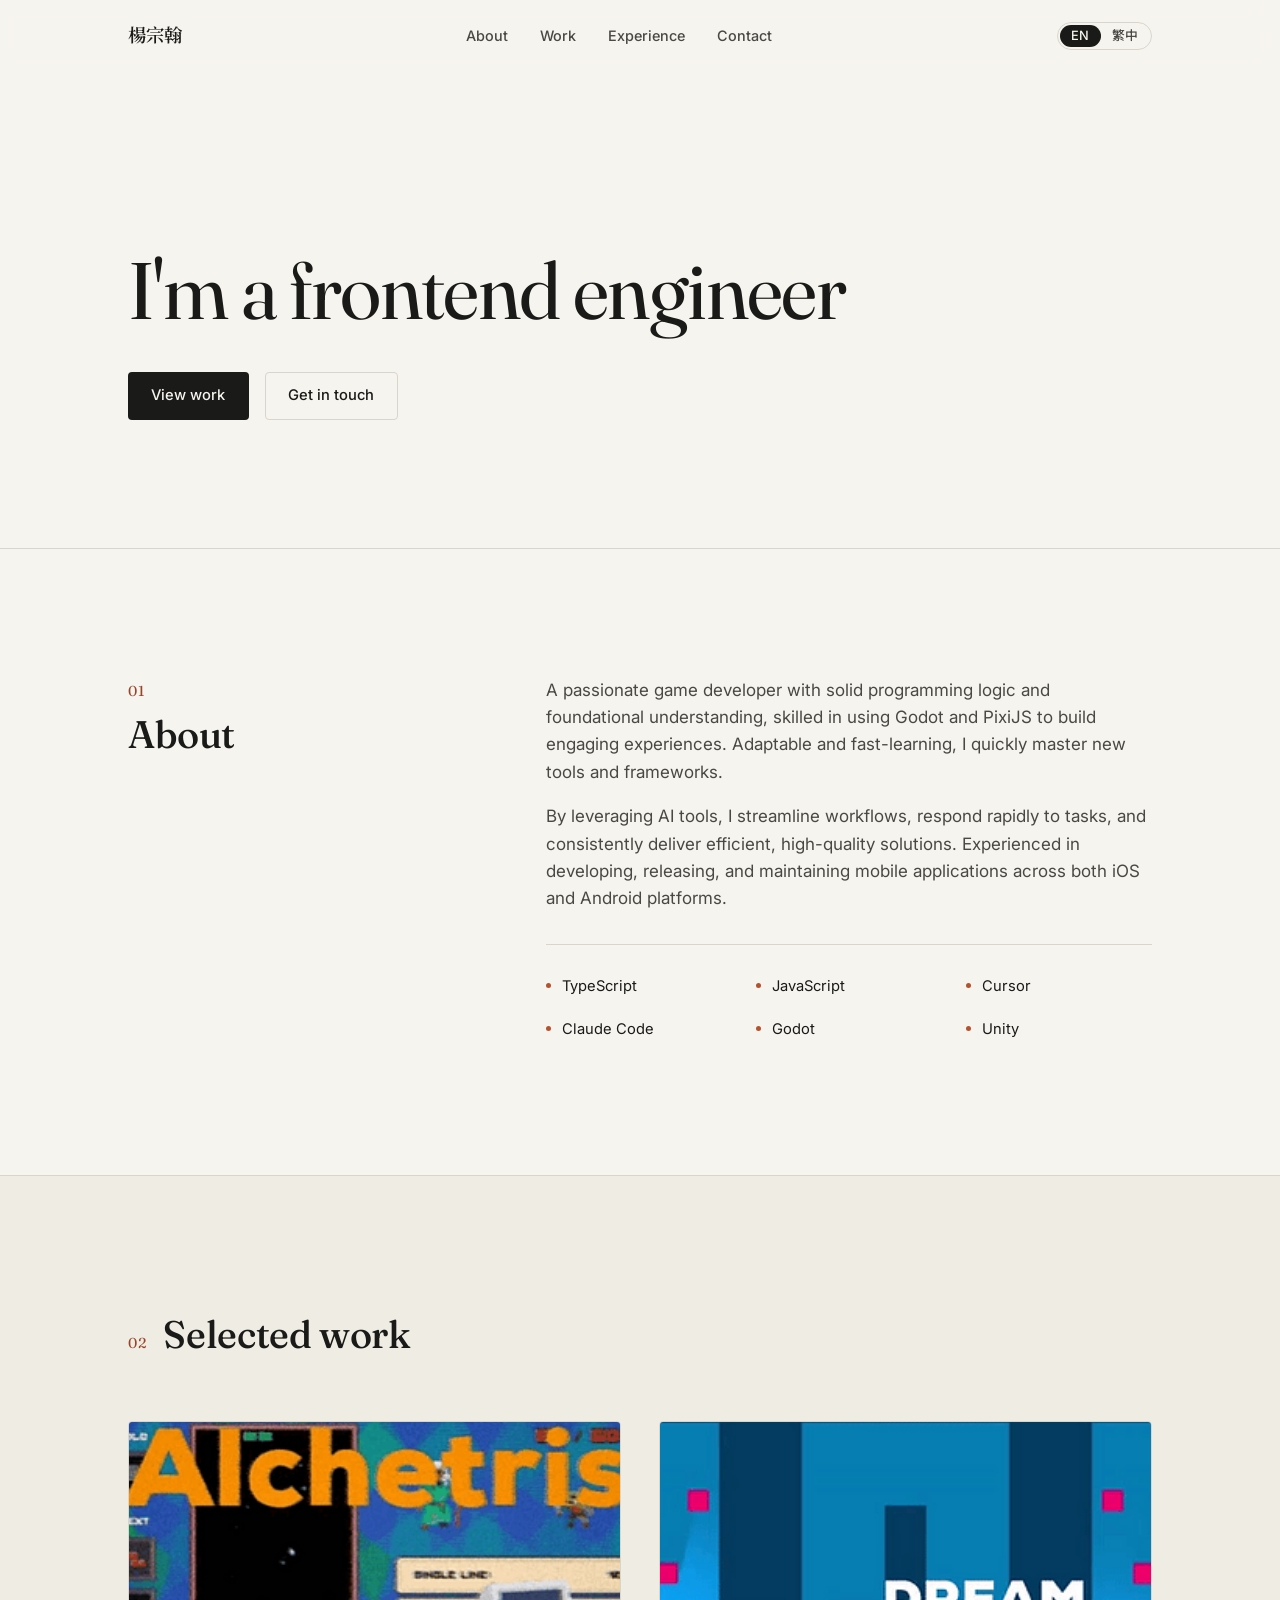
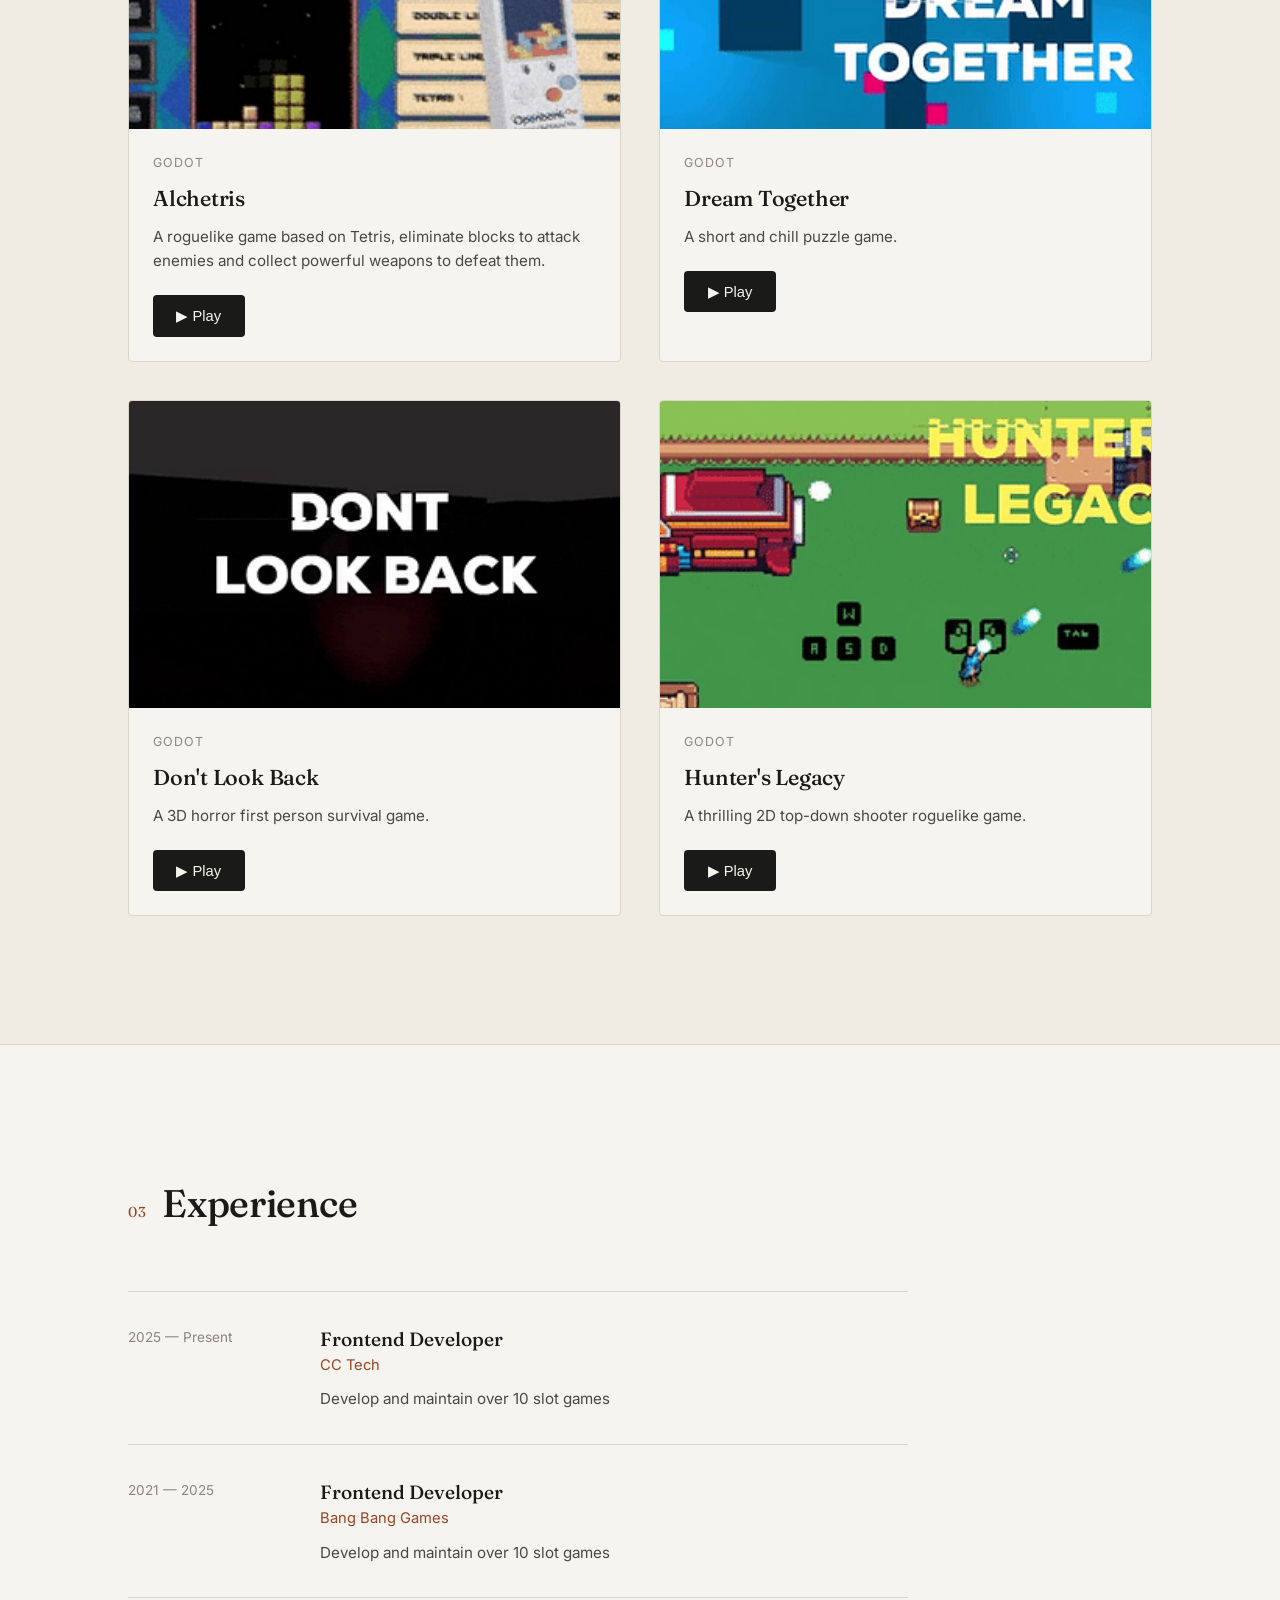
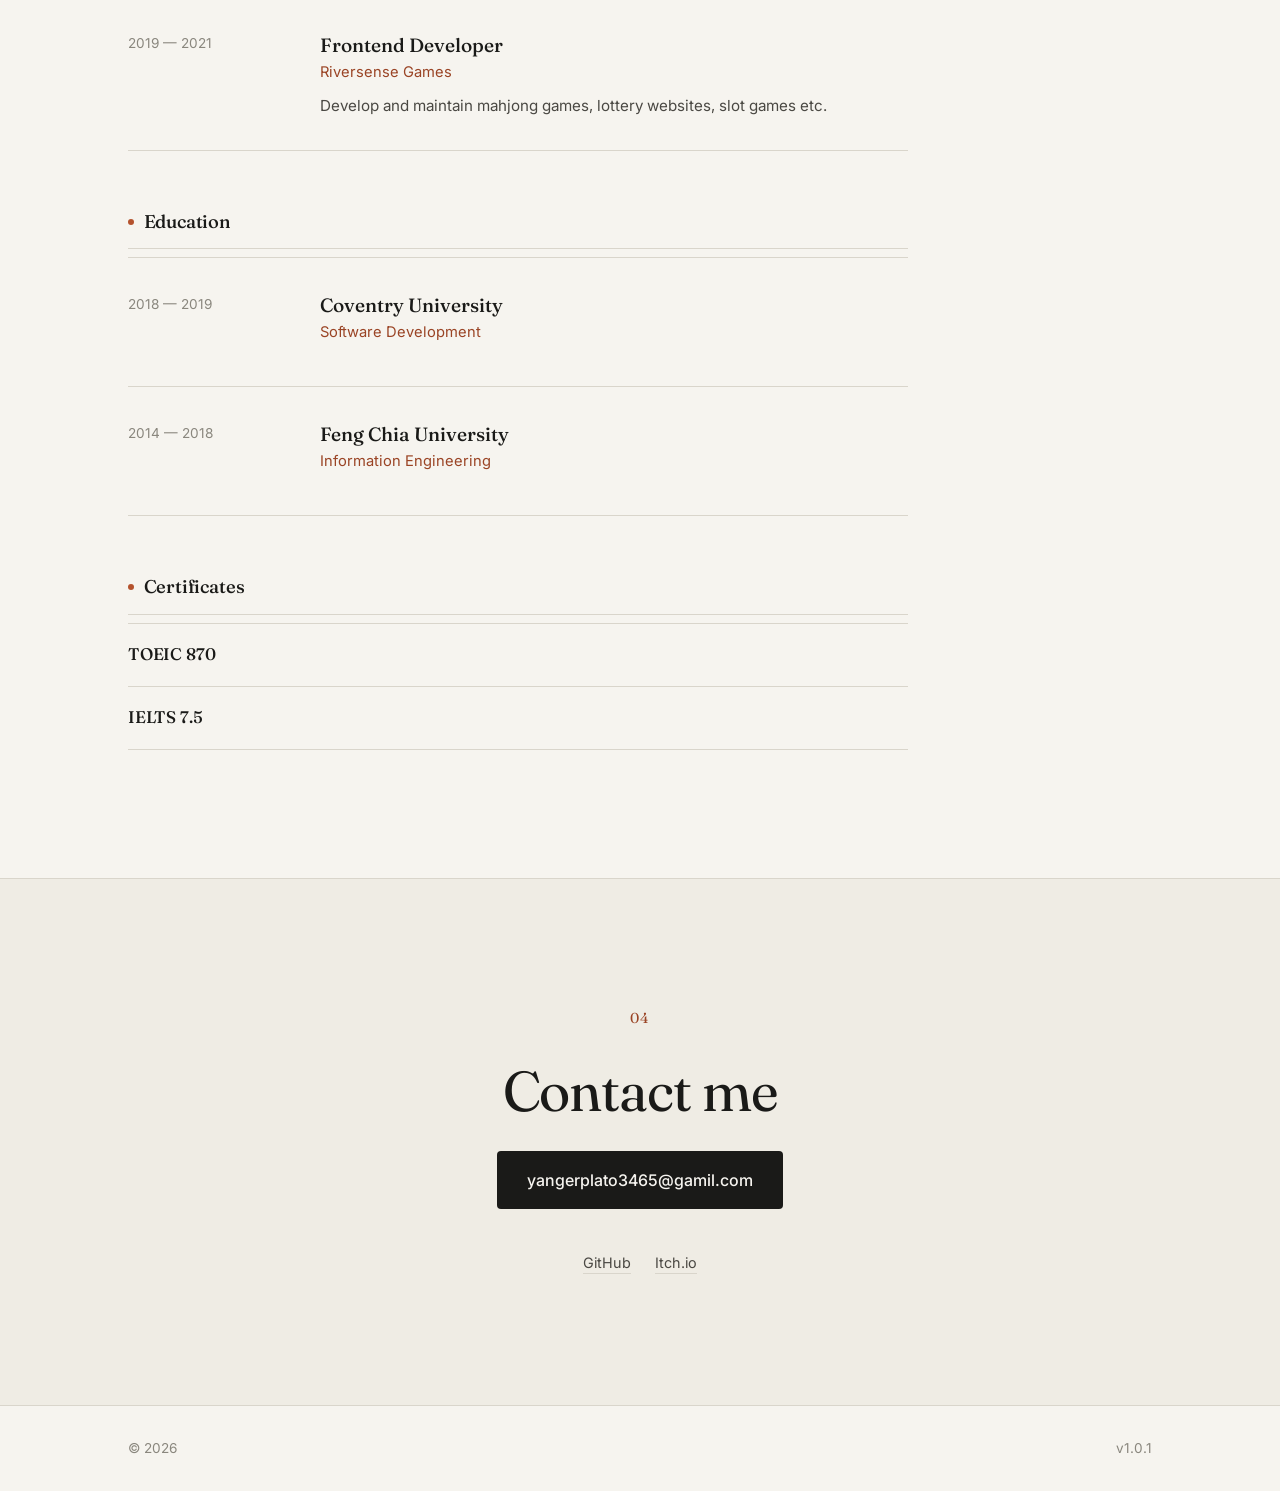
<file: index.html>
<!DOCTYPE html>
<html lang="en">
<head>
  <meta charset="UTF-8" />
  <meta name="viewport" content="width=device-width, initial-scale=1.0" />
  <meta name="description" content="Personal portfolio — Patrick Yang" />
  <!-- Enables cross-origin isolation (SharedArrayBuffer) for threaded Godot builds.
       Must load first. See games/README.md. -->
  <script src="coi-serviceworker.js"></script>
  <title data-i18n="meta.title">Patrick Yang — Portfolio</title>
  <!-- crossorigin so the font stylesheet loads under cross-origin isolation. -->
  <link rel="preconnect" href="https://fonts.googleapis.com" crossorigin />
  <link rel="preconnect" href="https://fonts.gstatic.com" crossorigin />
  <link
    href="https://fonts.googleapis.com/css2?family=Fraunces:opsz,wght@9..144,400;9..144,500;9..144,600&family=Inter:wght@400;450;500;600&family=Noto+Serif+TC:wght@400;500;600&family=Noto+Sans+TC:wght@400;500&display=swap"
    rel="stylesheet"
    crossorigin
  />
  <link rel="stylesheet" href="styles.css" />
</head>
<body>
  <!-- Skip link for accessibility -->
  <a class="skip-link" href="#main" data-i18n="a11y.skip">Skip to content</a>

  <!-- ============ HEADER / NAV ============ -->
  <header class="site-header">
    <div class="container header__inner">
      <a href="#" class="brand">楊宗翰</a>

      <nav class="nav" aria-label="Primary">
        <a href="#about" data-i18n="nav.about">About</a>
        <a href="#work" data-i18n="nav.work">Work</a>
        <a href="#experience" data-i18n="nav.experience">Experience</a>
        <a href="#contact" data-i18n="nav.contact">Contact</a>
      </nav>

      <div class="header__actions">
        <div class="lang-switch" role="group" aria-label="Language">
          <button class="lang-switch__btn" data-lang="en" type="button">EN</button>
          <button class="lang-switch__btn" data-lang="zh-Hant" type="button">繁中</button>
        </div>
        <button class="nav-toggle" aria-label="Toggle menu" aria-expanded="false">
          <span></span><span></span>
        </button>
      </div>
    </div>
  </header>

  <main id="main">
    <!-- ============ HERO ============ -->
    <section class="hero">
      <div class="container">
        <h1 class="hero__title reveal" data-i18n="hero.title">
          Placeholder headline that says what you do
        </h1>
        <p class="hero__lead reveal" data-i18n="hero.lead">
          Lorem ipsum dolor sit amet, consectetur adipiscing elit. A short
          two-line introduction goes here — who you are, what you build, and the
          kind of work you want more of.
        </p>
        <div class="hero__actions reveal">
          <a href="#work" class="btn btn--primary" data-i18n="hero.viewWork">View work</a>
          <a href="#contact" class="btn btn--ghost" data-i18n="hero.getInTouch">Get in touch</a>
        </div>
      </div>
    </section>

    <!-- ============ ABOUT ============ -->
    <section id="about" class="section">
      <div class="container grid-2">
        <div class="section__head">
          <span class="section__num">01</span>
          <h2 class="section__title" data-i18n="about.title">About</h2>
        </div>
        <div class="prose reveal">
          <p data-i18n="about.p1">
            Placeholder paragraph. Lorem ipsum dolor sit amet, consectetur
            adipiscing elit, sed do eiusmod tempor incididunt ut labore et
            dolore magna aliqua. Ut enim ad minim veniam.
          </p>
          <p data-i18n="about.p2">
            A second paragraph for a bit more depth — background, focus areas,
            or a sentence of personality. Quis nostrud exercitation ullamco
            laboris nisi ut aliquip ex ea commodo consequat.
          </p>
          <ul class="skill-list">
            <li data-i18n="skill.1">Skill / tool one</li>
            <li data-i18n="skill.2">Skill / tool two</li>
            <li data-i18n="skill.3">Skill / tool three</li>
            <li data-i18n="skill.4">Skill / tool four</li>
            <li data-i18n="skill.5">Skill / tool five</li>
            <li data-i18n="skill.6">Skill / tool six</li>
          </ul>
        </div>
      </div>
    </section>

    <!-- ============ WORK ============ -->
    <section id="work" class="section section--alt">
      <div class="container">
        <div class="section__head section__head--row">
          <span class="section__num">02</span>
          <h2 class="section__title" data-i18n="work.title">Selected work</h2>
        </div>

        <!-- Cards are rendered by script.js from the `games` array. -->
        <div class="work-grid" id="work-grid"></div>

        <!-- Empty-state, shown until at least one game is added to the config. -->
        <p class="work-empty" id="work-empty" hidden data-i18n="work.empty">
          Games coming soon.
        </p>
      </div>
    </section>

    <!-- ============ EXPERIENCE ============ -->
    <section id="experience" class="section">
      <div class="container">
        <div class="section__head section__head--row">
          <span class="section__num">03</span>
          <h2 class="section__title" data-i18n="exp.title">Experience</h2>
        </div>

        <ol class="timeline">
          <li class="timeline__item reveal">
            <div class="timeline__period" data-i18n="exp.period1">2023 — Present</div>
            <div class="timeline__body">
              <h3 class="timeline__role" data-i18n="exp.role1">Role / Title</h3>
              <p class="timeline__org" data-i18n="exp.org1">Company or organization</p>
              <p class="timeline__desc" data-i18n="exp.desc1">
                Placeholder line about responsibilities and impact. Lorem ipsum
                dolor sit amet, consectetur adipiscing elit.
              </p>
            </div>
          </li>
          <li class="timeline__item reveal">
            <div class="timeline__period" data-i18n="exp.period2">2021 — 2023</div>
            <div class="timeline__body">
              <h3 class="timeline__role" data-i18n="exp.role2">Role / Title</h3>
              <p class="timeline__org" data-i18n="exp.org2">Company or organization</p>
              <p class="timeline__desc" data-i18n="exp.desc2">
                Placeholder line about responsibilities and impact. Lorem ipsum
                dolor sit amet, consectetur adipiscing elit.
              </p>
            </div>
          </li>
          <li class="timeline__item reveal">
            <div class="timeline__period" data-i18n="exp.period3">2019 — 2021</div>
            <div class="timeline__body">
              <h3 class="timeline__role" data-i18n="exp.role3">Role / Title</h3>
              <p class="timeline__org" data-i18n="exp.org3">Company or organization</p>
              <p class="timeline__desc" data-i18n="exp.desc3">
                Placeholder line about responsibilities and impact. Lorem ipsum
                dolor sit amet, consectetur adipiscing elit.
              </p>
            </div>
          </li>
        </ol>

        <!-- ---- Education ---- -->
        <div class="subsection">
          <h3 class="subsection__title" data-i18n="edu.title">Education</h3>
          <ol class="timeline">
            <li class="timeline__item reveal">
              <div class="timeline__period" data-i18n="edu.period1">[Year — Year]</div>
              <div class="timeline__body">
                <h4 class="timeline__role" data-i18n="edu.school1">[School / University]</h4>
                <p class="timeline__org" data-i18n="edu.degree1">[Degree · Major]</p>
              </div>
            </li>
            <li class="timeline__item reveal">
              <div class="timeline__period" data-i18n="edu.period2">[Year — Year]</div>
              <div class="timeline__body">
                <h4 class="timeline__role" data-i18n="edu.school2">[School / University]</h4>
                <p class="timeline__org" data-i18n="edu.degree2">[Degree · Major]</p>
              </div>
            </li>
          </ol>
        </div>

        <!-- ---- Certificates ---- -->
        <div class="subsection">
          <h3 class="subsection__title" data-i18n="cert.title">Certificates</h3>
          <ul class="cert-list">
            <li class="cert-item reveal">
              <h4 class="cert-item__name" data-i18n="cert.name1">[Certificate name]</h4>
            </li>
            <li class="cert-item reveal">
              <h4 class="cert-item__name" data-i18n="cert.name2">[Certificate name]</h4>
            </li>
          </ul>
        </div>
      </div>
    </section>

    <!-- ============ CONTACT ============ -->
    <section id="contact" class="section section--alt">
      <div class="container contact">
        <span class="section__num">04</span>
        <h2 class="contact__title" data-i18n="contact.title">Let's work together</h2>
        <a href="mailto:yangerplato3465@gamil.com" class="btn btn--primary btn--lg"
          >yangerplato3465@gamil.com</a
        >
        <ul class="social">
          <li><a href="https://github.com/yangerplato3465?tab=repositories">GitHub</a></li>
          <li><a href="https://chowdog.itch.io/">Itch.io</a></li>
        </ul>
      </div>
    </section>
  </main>

  <!-- ============ GAME MODAL ============ -->
  <div
    class="game-modal"
    id="game-modal"
    role="dialog"
    aria-modal="true"
    aria-labelledby="game-modal-title"
    aria-hidden="true"
    hidden
  >
    <div class="game-modal__backdrop" data-close></div>
    <div class="game-modal__frame">
      <header class="game-modal__bar">
        <h3 class="game-modal__title" id="game-modal-title"></h3>
        <div class="game-modal__actions">
          <button
            class="game-modal__btn"
            id="game-fullscreen"
            type="button"
            data-i18n-title="modal.fullscreen"
            title="Fullscreen"
            aria-label="Fullscreen"
          >
            <svg width="18" height="18" viewBox="0 0 24 24" fill="none" aria-hidden="true">
              <path d="M4 9V4h5M20 9V4h-5M4 15v5h5M20 15v5h-5" stroke="currentColor" stroke-width="2" stroke-linecap="round" stroke-linejoin="round"/>
            </svg>
          </button>
          <button
            class="game-modal__btn"
            id="game-close"
            type="button"
            data-close
            data-i18n-title="modal.close"
            title="Close"
            aria-label="Close"
          >
            <svg width="18" height="18" viewBox="0 0 24 24" fill="none" aria-hidden="true">
              <path d="M6 6l12 12M18 6L6 18" stroke="currentColor" stroke-width="2" stroke-linecap="round"/>
            </svg>
          </button>
        </div>
      </header>
      <div class="game-modal__stage">
        <iframe
          class="game-modal__iframe"
          id="game-iframe"
          title="Game"
          allow="autoplay; fullscreen; gamepad; cross-origin-isolated; accelerometer; gyroscope"
        ></iframe>
      </div>
    </div>
  </div>

  <!-- ============ FOOTER ============ -->
  <footer class="site-footer">
    <div class="container footer__inner">
      <span>© <span id="year"></span></span>
      <span class="footer__version" id="app-version">v1.0.1</span>
    </div>
  </footer>

  <script src="config.js"></script>
  <script src="script.js"></script>
</body>
</html>
</file>
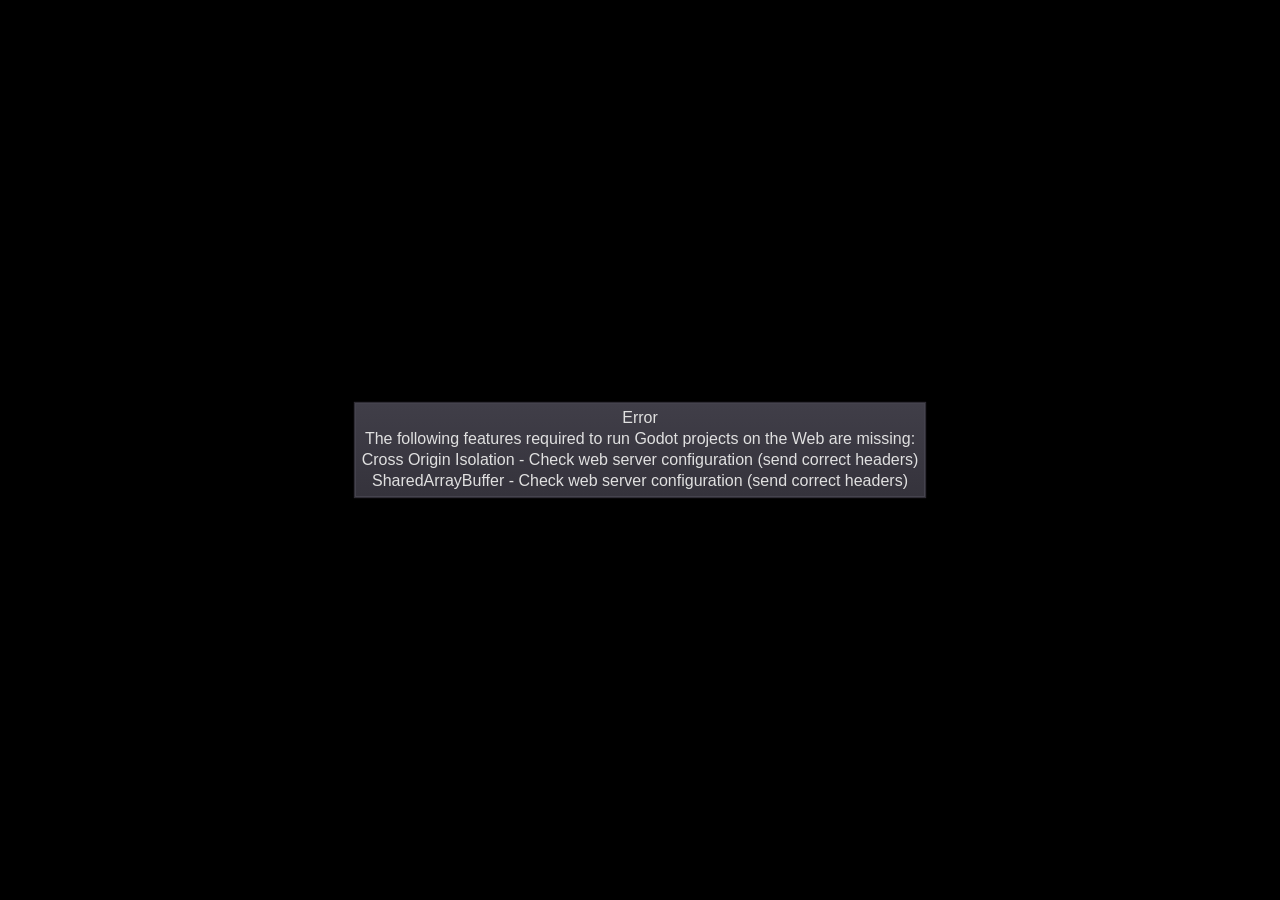
<file: games/Alchetris/index.html>
<!DOCTYPE html>
<html lang="en">
	<head>
		<meta charset="utf-8">
		<meta name="viewport" content="width=device-width, user-scalable=no">
		<title>Tetris</title>
		<style>
body {
	touch-action: none;
	margin: 0;
	border: 0 none;
	padding: 0;
	text-align: center;
	background-color: black;
}

#canvas {
	display: block;
	margin: 0;
	color: white;
}

#canvas:focus {
	outline: none;
}

.godot {
	font-family: 'Noto Sans', 'Droid Sans', Arial, sans-serif;
	color: #e0e0e0;
	background-color: #3b3943;
	background-image: linear-gradient(to bottom, #403e48, #35333c);
	border: 1px solid #45434e;
	box-shadow: 0 0 1px 1px #2f2d35;
}

/* Status display */

#status {
	position: absolute;
	left: 0;
	top: 0;
	right: 0;
	bottom: 0;
	display: flex;
	justify-content: center;
	align-items: center;
	/* don't consume click events - make children visible explicitly */
	visibility: hidden;
}

#status-progress {
	width: 366px;
	height: 7px;
	background-color: #38363A;
	border: 1px solid #444246;
	padding: 1px;
	box-shadow: 0 0 2px 1px #1B1C22;
	border-radius: 2px;
	visibility: visible;
}

@media only screen and (orientation:portrait) {
	#status-progress {
		width: 61.8%;
	}
}

#status-progress-inner {
	height: 100%;
	width: 0;
	box-sizing: border-box;
	transition: width 0.5s linear;
	background-color: #202020;
	border: 1px solid #222223;
	box-shadow: 0 0 1px 1px #27282E;
	border-radius: 3px;
}

#status-indeterminate {
	height: 42px;
	visibility: visible;
	position: relative;
}

#status-indeterminate > div {
	width: 4.5px;
	height: 0;
	border-style: solid;
	border-width: 9px 3px 0 3px;
	border-color: #2b2b2b transparent transparent transparent;
	transform-origin: center 21px;
	position: absolute;
}

#status-indeterminate > div:nth-child(1) { transform: rotate( 22.5deg); }
#status-indeterminate > div:nth-child(2) { transform: rotate( 67.5deg); }
#status-indeterminate > div:nth-child(3) { transform: rotate(112.5deg); }
#status-indeterminate > div:nth-child(4) { transform: rotate(157.5deg); }
#status-indeterminate > div:nth-child(5) { transform: rotate(202.5deg); }
#status-indeterminate > div:nth-child(6) { transform: rotate(247.5deg); }
#status-indeterminate > div:nth-child(7) { transform: rotate(292.5deg); }
#status-indeterminate > div:nth-child(8) { transform: rotate(337.5deg); }

#status-notice {
	margin: 0 100px;
	line-height: 1.3;
	visibility: visible;
	padding: 4px 6px;
	visibility: visible;
}
		</style>
		<link id='-gd-engine-icon' rel='icon' type='image/png' href='index.icon.png' />
<link rel='apple-touch-icon' href='index.apple-touch-icon.png'/>

	</head>
	<body>
		<canvas id="canvas">
			HTML5 canvas appears to be unsupported in the current browser.<br >
			Please try updating or use a different browser.
		</canvas>
		<div id="status">
			<div id="status-progress" style="display: none;" oncontextmenu="event.preventDefault();">
				<div id ="status-progress-inner"></div>
			</div>
			<div id="status-indeterminate" style="display: none;" oncontextmenu="event.preventDefault();">
				<div></div>
				<div></div>
				<div></div>
				<div></div>
				<div></div>
				<div></div>
				<div></div>
				<div></div>
			</div>
			<div id="status-notice" class="godot" style="display: none;"></div>
		</div>

		<script src="index.js"></script>
		<script>
const GODOT_CONFIG = {"args":[],"canvasResizePolicy":2,"executable":"index","experimentalVK":false,"fileSizes":{"index.pck":6285008,"index.wasm":48954223},"focusCanvas":true,"gdextensionLibs":[]};
const engine = new Engine(GODOT_CONFIG);

(function () {
	const INDETERMINATE_STATUS_STEP_MS = 100;
	const statusProgress = document.getElementById('status-progress');
	const statusProgressInner = document.getElementById('status-progress-inner');
	const statusIndeterminate = document.getElementById('status-indeterminate');
	const statusNotice = document.getElementById('status-notice');

	let initializing = true;
	let statusMode = 'hidden';

	let animationCallbacks = [];
	function animate(time) {
		animationCallbacks.forEach((callback) => callback(time));
		requestAnimationFrame(animate);
	}
	requestAnimationFrame(animate);

	function animateStatusIndeterminate(ms) {
		const i = Math.floor((ms / INDETERMINATE_STATUS_STEP_MS) % 8);
		if (statusIndeterminate.children[i].style.borderTopColor === '') {
			Array.prototype.slice.call(statusIndeterminate.children).forEach((child) => {
				child.style.borderTopColor = '';
			});
			statusIndeterminate.children[i].style.borderTopColor = '#dfdfdf';
		}
	}

	function setStatusMode(mode) {
		if (statusMode === mode || !initializing) {
			return;
		}
		[statusProgress, statusIndeterminate, statusNotice].forEach((elem) => {
			elem.style.display = 'none';
		});
		animationCallbacks = animationCallbacks.filter(function (value) {
			return (value !== animateStatusIndeterminate);
		});
		switch (mode) {
		case 'progress':
			statusProgress.style.display = 'block';
			break;
		case 'indeterminate':
			statusIndeterminate.style.display = 'block';
			animationCallbacks.push(animateStatusIndeterminate);
			break;
		case 'notice':
			statusNotice.style.display = 'block';
			break;
		case 'hidden':
			break;
		default:
			throw new Error('Invalid status mode');
		}
		statusMode = mode;
	}

	function setStatusNotice(text) {
		while (statusNotice.lastChild) {
			statusNotice.removeChild(statusNotice.lastChild);
		}
		const lines = text.split('\n');
		lines.forEach((line) => {
			statusNotice.appendChild(document.createTextNode(line));
			statusNotice.appendChild(document.createElement('br'));
		});
	}

	function displayFailureNotice(err) {
		const msg = err.message || err;
		console.error(msg);
		setStatusNotice(msg);
		setStatusMode('notice');
		initializing = false;
	}

	const missing = Engine.getMissingFeatures();
	if (missing.length !== 0) {
		const missingMsg = 'Error\nThe following features required to run Godot projects on the Web are missing:\n';
		displayFailureNotice(missingMsg + missing.join('\n'));
	} else {
		setStatusMode('indeterminate');
		engine.startGame({
			'onProgress': function (current, total) {
				if (total > 0) {
					statusProgressInner.style.width = `${(current / total) * 100}%`;
					setStatusMode('progress');
					if (current === total) {
						// wait for progress bar animation
						setTimeout(() => {
							setStatusMode('indeterminate');
						}, 500);
					}
				} else {
					setStatusMode('indeterminate');
				}
			},
		}).then(() => {
			setStatusMode('hidden');
			initializing = false;
		}, displayFailureNotice);
	}
}());
		</script>
	</body>
</html>
</file>
<file: styles.css>
/* ============================================================
   Portfolio base styles
   Palette: warm off-white paper, near-black ink, single accent.
   Type: Fraunces (display serif) + Inter (text sans).
   ============================================================ */

:root {
  /* Color */
  --paper: #f6f4ef;
  --paper-alt: #efece4;
  --ink: #1a1a18;
  --ink-soft: #4a4843;
  --ink-faint: #8a877e;
  --line: #d9d5cb;
  --accent: #b4522d; /* muted terracotta */
  --accent-ink: #9a4425;

  /* Type */
  --font-display: "Fraunces", "Noto Serif TC", Georgia, "Times New Roman", serif;
  --font-text: "Inter", "Noto Sans TC", system-ui, -apple-system, sans-serif;

  /* Layout */
  --container: 1120px;
  --gutter: clamp(1.25rem, 4vw, 3rem);
  --radius: 4px;

  /* Motion */
  --ease: cubic-bezier(0.22, 1, 0.36, 1);
}

/* ---------- Reset ---------- */
*,
*::before,
*::after {
  box-sizing: border-box;
  margin: 0;
  padding: 0;
}

html {
  scroll-behavior: smooth;
  -webkit-font-smoothing: antialiased;
  text-rendering: optimizeLegibility;
}

body {
  font-family: var(--font-text);
  background: var(--paper);
  color: var(--ink);
  line-height: 1.6;
  font-size: clamp(1rem, 0.96rem + 0.2vw, 1.0625rem);
}

img {
  max-width: 100%;
  display: block;
}

a {
  color: inherit;
  text-decoration: none;
}

/* ---------- Layout helpers ---------- */
.container {
  width: 100%;
  max-width: var(--container);
  margin-inline: auto;
  padding-inline: var(--gutter);
}

.section {
  padding-block: clamp(4rem, 10vw, 8rem);
  border-top: 1px solid var(--line);
}

.section--alt {
  background: var(--paper-alt);
}

.grid-2 {
  display: grid;
  grid-template-columns: minmax(0, 0.9fr) minmax(0, 1.6fr);
  gap: clamp(2rem, 6vw, 5rem);
}

@media (max-width: 720px) {
  .grid-2 {
    grid-template-columns: 1fr;
    gap: 1.5rem;
  }
}

/* ---------- Skip link ---------- */
.skip-link {
  position: absolute;
  left: -9999px;
  top: 0;
  background: var(--ink);
  color: var(--paper);
  padding: 0.6rem 1rem;
  z-index: 100;
}
.skip-link:focus {
  left: 1rem;
  top: 1rem;
}

/* ---------- Header ---------- */
.site-header {
  position: sticky;
  top: 0;
  z-index: 50;
  background: color-mix(in srgb, var(--paper) 88%, transparent);
  backdrop-filter: saturate(140%) blur(8px);
  border-bottom: 1px solid transparent;
  transition: border-color 0.3s var(--ease);
}
.site-header.is-scrolled {
  border-bottom-color: var(--line);
}
.header__inner {
  display: flex;
  align-items: center;
  justify-content: space-between;
  height: 4.5rem;
}
.brand {
  font-family: var(--font-display);
  font-weight: 600;
  font-size: 1.15rem;
  letter-spacing: -0.01em;
}
.nav {
  display: flex;
  gap: 2rem;
}
.nav a {
  font-size: 0.9rem;
  font-weight: 500;
  color: var(--ink-soft);
  position: relative;
  padding-block: 0.25rem;
  transition: color 0.2s var(--ease);
}
.nav a::after {
  content: "";
  position: absolute;
  left: 0;
  bottom: 0;
  width: 100%;
  height: 1px;
  background: var(--accent);
  transform: scaleX(0);
  transform-origin: left;
  transition: transform 0.3s var(--ease);
}
.nav a:hover {
  color: var(--ink);
}
.nav a:hover::after {
  transform: scaleX(1);
}

/* Language switch */
.header__actions {
  display: flex;
  align-items: center;
  gap: 0.75rem;
}
.lang-switch {
  display: inline-flex;
  border: 1px solid var(--line);
  border-radius: 999px;
  padding: 2px;
  background: color-mix(in srgb, var(--paper) 60%, transparent);
}
.lang-switch__btn {
  border: 0;
  background: none;
  cursor: pointer;
  font-family: var(--font-text);
  font-size: 0.8rem;
  font-weight: 500;
  color: var(--ink-soft);
  padding: 0.3rem 0.7rem;
  border-radius: 999px;
  line-height: 1;
  transition: background 0.2s var(--ease), color 0.2s var(--ease);
}
.lang-switch__btn:hover {
  color: var(--ink);
}
.lang-switch__btn.is-active {
  background: var(--ink);
  color: var(--paper);
}

.nav-toggle {
  display: none;
  flex-direction: column;
  gap: 5px;
  background: none;
  border: 0;
  cursor: pointer;
  padding: 0.5rem;
}
.nav-toggle span {
  width: 22px;
  height: 2px;
  background: var(--ink);
  transition: transform 0.3s var(--ease), opacity 0.3s var(--ease);
}

@media (max-width: 640px) {
  .nav {
    position: fixed;
    inset: 4.5rem 0 auto 0;
    flex-direction: column;
    gap: 0;
    background: var(--paper);
    border-bottom: 1px solid var(--line);
    padding: 0.5rem var(--gutter) 1.5rem;
    transform: translateY(-120%);
    transition: transform 0.35s var(--ease);
  }
  .nav.is-open {
    transform: translateY(0);
  }
  .nav a {
    padding-block: 0.9rem;
    border-bottom: 1px solid var(--line);
  }
  .nav-toggle {
    display: flex;
  }
  .nav-toggle[aria-expanded="true"] span:first-child {
    transform: translateY(3.5px) rotate(45deg);
  }
  .nav-toggle[aria-expanded="true"] span:last-child {
    transform: translateY(-3.5px) rotate(-45deg);
  }
}

/* ---------- Hero ---------- */
.hero {
  padding-block: clamp(5rem, 16vw, 11rem) clamp(4rem, 10vw, 8rem);
}
.eyebrow {
  font-size: 0.8rem;
  font-weight: 600;
  letter-spacing: 0.14em;
  text-transform: uppercase;
  color: var(--accent-ink);
  margin-bottom: 1.5rem;
}
.hero__title {
  font-family: var(--font-display);
  font-weight: 400;
  font-size: clamp(2.4rem, 6.5vw, 5rem);
  line-height: 1.04;
  letter-spacing: -0.02em;
  max-width: 16ch;
}
.hero__accent {
  display: block;
  color: var(--ink-soft);
  font-style: italic;
}
.hero__lead {
  margin-top: 2rem;
  max-width: 52ch;
  font-size: 1.1rem;
  color: var(--ink-soft);
}
.hero__actions {
  margin-top: 2.5rem;
  display: flex;
  gap: 1rem;
  flex-wrap: wrap;
}

/* ---------- Buttons ---------- */
.btn {
  --pad-y: 0.7rem;
  --pad-x: 1.4rem;
  display: inline-flex;
  align-items: center;
  justify-content: center;
  padding: var(--pad-y) var(--pad-x);
  font-size: 0.92rem;
  font-weight: 500;
  border-radius: var(--radius);
  border: 1px solid transparent;
  cursor: pointer;
  transition: transform 0.2s var(--ease), background 0.2s var(--ease),
    color 0.2s var(--ease), border-color 0.2s var(--ease);
}
.btn:active {
  transform: translateY(1px);
}
.btn--primary {
  background: var(--ink);
  color: var(--paper);
}
.btn--primary:hover {
  background: var(--accent-ink);
}
.btn--ghost {
  border-color: var(--line);
  color: var(--ink);
}
.btn--ghost:hover {
  border-color: var(--ink);
}
.btn--lg {
  --pad-y: 0.95rem;
  --pad-x: 1.8rem;
  font-size: 1rem;
}

/* ---------- Section heads ---------- */
.section__head {
  margin-bottom: 0;
}
.section__head--row {
  display: flex;
  align-items: baseline;
  gap: 1rem;
  margin-bottom: clamp(2rem, 5vw, 3.5rem);
}
.section__num {
  font-family: var(--font-display);
  font-size: 0.9rem;
  color: var(--accent-ink);
  letter-spacing: 0.05em;
}
.section__title {
  font-family: var(--font-display);
  font-weight: 500;
  font-size: clamp(1.6rem, 3.5vw, 2.4rem);
  letter-spacing: -0.01em;
}

/* ---------- Prose / About ---------- */
.prose p + p {
  margin-top: 1.1rem;
}
.prose p {
  color: var(--ink-soft);
  max-width: 60ch;
}
.skill-list {
  list-style: none;
  margin-top: 2rem;
  display: grid;
  grid-template-columns: repeat(auto-fit, minmax(150px, 1fr));
  gap: 0.5rem 1.5rem;
  border-top: 1px solid var(--line);
  padding-top: 1.5rem;
}
.skill-list li {
  font-size: 0.92rem;
  color: var(--ink);
  padding-block: 0.35rem;
  position: relative;
  padding-left: 1rem;
}
.skill-list li::before {
  content: "";
  position: absolute;
  left: 0;
  top: 0.85rem;
  width: 5px;
  height: 5px;
  background: var(--accent);
  border-radius: 50%;
}

/* ---------- Work grid ---------- */
.work-grid {
  display: grid;
  grid-template-columns: repeat(2, 1fr);
  gap: clamp(1.5rem, 3vw, 2.5rem);
}
@media (max-width: 720px) {
  .work-grid {
    grid-template-columns: 1fr;
  }
}
.card {
  background: var(--paper);
  border: 1px solid var(--line);
  border-radius: var(--radius);
  overflow: hidden;
  transition: transform 0.35s var(--ease), box-shadow 0.35s var(--ease),
    border-color 0.35s var(--ease);
}
.section--alt .card {
  background: var(--paper);
}
.card:hover {
  transform: translateY(-4px);
  border-color: var(--ink-faint);
  box-shadow: 0 18px 40px -24px rgba(0, 0, 0, 0.35);
}
.card__media {
  aspect-ratio: 16 / 10;
  background: linear-gradient(135deg, var(--paper-alt), #e4e0d6);
  position: relative;
}
.card__media::after {
  content: "Image";
  position: absolute;
  inset: 0;
  display: grid;
  place-items: center;
  font-size: 0.8rem;
  letter-spacing: 0.1em;
  text-transform: uppercase;
  color: var(--ink-faint);
}
.card__body {
  padding: 1.5rem;
}
.card__meta {
  font-size: 0.78rem;
  letter-spacing: 0.08em;
  text-transform: uppercase;
  color: var(--ink-faint);
  margin-bottom: 0.6rem;
}
.card__title {
  font-family: var(--font-display);
  font-weight: 500;
  font-size: 1.35rem;
  letter-spacing: -0.01em;
  margin-bottom: 0.5rem;
}
.card__desc {
  color: var(--ink-soft);
  font-size: 0.95rem;
  margin-bottom: 1.1rem;
}
.card__link {
  font-size: 0.9rem;
  font-weight: 500;
  color: var(--accent-ink);
}
.card__link:hover {
  text-decoration: underline;
  text-underline-offset: 3px;
}

/* ---------- Game cards ---------- */
.card--game .card__media {
  overflow: hidden;
  cursor: pointer;
}
.card--game .card__media img {
  width: 100%;
  height: 100%;
  object-fit: cover;
  display: block;
}
/* Replace the generic "Image" label with a play affordance on hover. */
.card--game .card__media::after {
  content: "▶";
  position: absolute;
  inset: 0;
  display: grid;
  place-items: center;
  font-size: 1.5rem;
  letter-spacing: 0;
  text-transform: none;
  color: #fff;
  background: rgba(18, 16, 14, 0.3);
  opacity: 0;
  transition: opacity 0.3s var(--ease);
}
.card--game:hover .card__media::after,
.card--game .card__media:focus-visible::after {
  opacity: 1;
}
.play-btn {
  margin-top: 0.25rem;
}
.work-empty {
  color: var(--ink-faint);
  font-size: 1rem;
  padding: 2rem 0;
}

/* ---------- Game modal ---------- */
body.modal-open {
  overflow: hidden;
}
.game-modal {
  position: fixed;
  inset: 0;
  z-index: 100;
  display: grid;
  place-items: center;
  padding: clamp(0.5rem, 3vw, 2rem);
}
.game-modal[hidden] {
  display: none;
}
.game-modal__backdrop {
  position: absolute;
  inset: 0;
  background: rgba(12, 11, 10, 0.72);
  backdrop-filter: blur(3px);
  opacity: 0;
  transition: opacity 0.22s var(--ease);
}
.game-modal.is-open .game-modal__backdrop {
  opacity: 1;
}
.game-modal__frame {
  position: relative;
  z-index: 1;
  display: flex;
  flex-direction: column;
  background: #111;
  border-radius: var(--radius);
  overflow: hidden;
  box-shadow: 0 30px 80px -20px rgba(0, 0, 0, 0.6);
  opacity: 0;
  transform: translateY(10px) scale(0.98);
  transition: opacity 0.22s var(--ease), transform 0.22s var(--ease);
}
.game-modal.is-open .game-modal__frame {
  opacity: 1;
  transform: none;
}
.game-modal__bar {
  display: flex;
  align-items: center;
  justify-content: space-between;
  gap: 1rem;
  padding: 0.5rem 0.6rem 0.5rem 1rem;
  background: #17150f;
  color: #f2efe9;
}
.game-modal__title {
  font-family: var(--font-display);
  font-weight: 500;
  font-size: 1rem;
  color: #f2efe9;
  overflow: hidden;
  text-overflow: ellipsis;
  white-space: nowrap;
}
.game-modal__actions {
  display: flex;
  gap: 0.25rem;
  flex-shrink: 0;
}
.game-modal__btn {
  display: grid;
  place-items: center;
  width: 2.1rem;
  height: 2.1rem;
  background: transparent;
  border: 0;
  border-radius: var(--radius);
  color: #cfcabf;
  cursor: pointer;
  transition: background 0.2s var(--ease), color 0.2s var(--ease);
}
.game-modal__btn:hover {
  background: rgba(255, 255, 255, 0.1);
  color: #fff;
}
.game-modal__stage {
  position: relative;
  aspect-ratio: var(--game-aspect, 16 / 9);
  /* Sized to fit the viewport; per-game --game-vh and --game-maxw can override. */
  width: min(
    96vw,
    calc(var(--game-vh, 80vh) * var(--game-aspect, 16 / 9)),
    var(--game-maxw, 1180px)
  );
  background: #000;
}
.game-modal__iframe {
  position: absolute;
  inset: 0;
  width: 100%;
  height: 100%;
  border: 0;
  display: block;
}
/* Fullscreen: fill the screen and let the game engine letterbox itself. */
.game-modal__frame:fullscreen {
  width: 100%;
  height: 100%;
  border-radius: 0;
  background: #000;
}
.game-modal__frame:fullscreen .game-modal__stage {
  width: 100%;
  height: auto;
  max-width: none;
  aspect-ratio: auto;
  flex: 1 1 auto;
}

/* ---------- Timeline ---------- */
.timeline {
  list-style: none;
  max-width: 780px;
}
.timeline__item {
  display: grid;
  grid-template-columns: 160px 1fr;
  gap: 2rem;
  padding-block: 2rem;
  border-top: 1px solid var(--line);
}
.timeline__item:last-child {
  border-bottom: 1px solid var(--line);
}
@media (max-width: 640px) {
  .timeline__item {
    grid-template-columns: 1fr;
    gap: 0.5rem;
  }
}
.timeline__period {
  font-size: 0.85rem;
  color: var(--ink-faint);
  padding-top: 0.2rem;
}
.timeline__role {
  font-family: var(--font-display);
  font-weight: 500;
  font-size: 1.2rem;
}
.timeline__org {
  color: var(--accent-ink);
  font-size: 0.92rem;
  margin-bottom: 0.6rem;
}
.timeline__desc {
  color: var(--ink-soft);
  font-size: 0.95rem;
}

/* ---------- Sub-sections (Education / Certificates) ---------- */
.subsection {
  margin-top: clamp(2.5rem, 5vw, 3.5rem);
  max-width: 780px;
}
.subsection__title {
  font-family: var(--font-display);
  font-weight: 500;
  font-size: 1.15rem;
  letter-spacing: -0.01em;
  color: var(--ink);
  margin-bottom: 0.5rem;
  padding-bottom: 0.75rem;
  border-bottom: 1px solid var(--line);
  display: flex;
  align-items: center;
  gap: 0.6rem;
}
.subsection__title::before {
  content: "";
  width: 6px;
  height: 6px;
  background: var(--accent);
  border-radius: 50%;
}

/* Certificates */
.cert-list {
  list-style: none;
  max-width: 780px;
}
.cert-item {
  display: flex;
  align-items: baseline;
  justify-content: space-between;
  gap: 1.5rem;
  padding-block: 1.1rem;
  border-top: 1px solid var(--line);
}
.cert-item:last-child {
  border-bottom: 1px solid var(--line);
}
.cert-item__name {
  font-family: var(--font-display);
  font-weight: 500;
  font-size: 1.05rem;
  letter-spacing: -0.01em;
}
.cert-item__issuer {
  color: var(--ink-soft);
  font-size: 0.9rem;
  margin-top: 0.15rem;
}
.cert-item__date {
  flex-shrink: 0;
  font-size: 0.85rem;
  color: var(--ink-faint);
  white-space: nowrap;
}
@media (max-width: 480px) {
  .cert-item {
    flex-direction: column;
    gap: 0.25rem;
  }
}

/* ---------- Contact ---------- */
.contact {
  text-align: center;
  max-width: 640px;
}
.contact .section__num {
  display: block;
  margin-bottom: 1rem;
}
.contact__title {
  font-family: var(--font-display);
  font-weight: 400;
  font-size: clamp(2rem, 6vw, 3.5rem);
  letter-spacing: -0.02em;
  margin-bottom: 1rem;
}
.contact__lead {
  color: var(--ink-soft);
  font-size: 1.1rem;
  margin-bottom: 2rem;
}
.social {
  list-style: none;
  display: flex;
  gap: 1.5rem;
  justify-content: center;
  flex-wrap: wrap;
  margin-top: 2.5rem;
}
.social a {
  font-size: 0.9rem;
  color: var(--ink-soft);
  border-bottom: 1px solid var(--line);
  padding-bottom: 2px;
  transition: color 0.2s var(--ease), border-color 0.2s var(--ease);
}
.social a:hover {
  color: var(--ink);
  border-color: var(--ink);
}

/* ---------- Footer ---------- */
.site-footer {
  border-top: 1px solid var(--line);
  padding-block: 2rem;
}
.footer__inner {
  display: flex;
  justify-content: space-between;
  flex-wrap: wrap;
  gap: 0.5rem;
  font-size: 0.85rem;
  color: var(--ink-faint);
}

/* ---------- Reveal on scroll ---------- */
.reveal {
  opacity: 0;
  transform: translateY(18px);
  transition: opacity 0.7s var(--ease), transform 0.7s var(--ease);
}
.reveal.is-visible {
  opacity: 1;
  transform: none;
}

@media (prefers-reduced-motion: reduce) {
  html {
    scroll-behavior: auto;
  }
  .reveal {
    opacity: 1;
    transform: none;
    transition: none;
  }
  * {
    transition-duration: 0.01ms !important;
    animation-duration: 0.01ms !important;
  }
}
</file>
